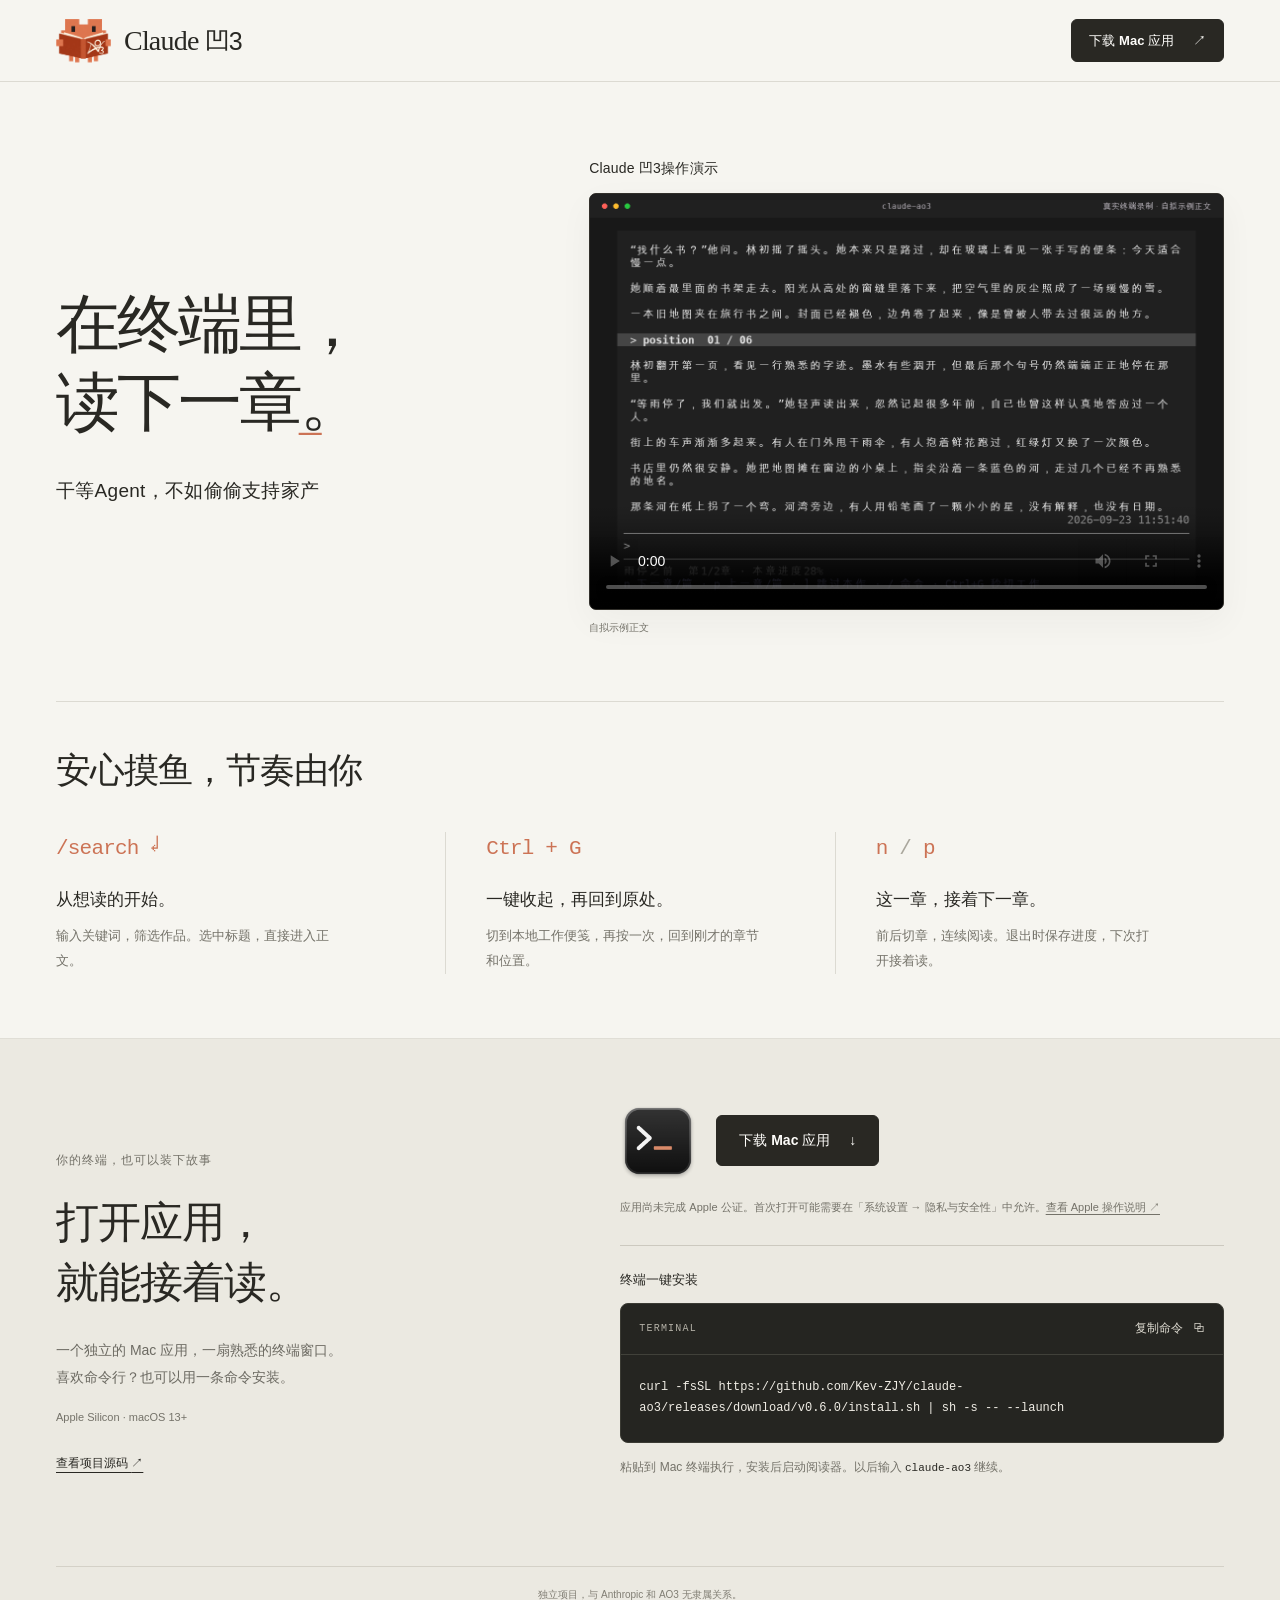
<file: web/index.html>
<!doctype html>
<html lang="zh-CN">
<head>
  <meta charset="utf-8">
  <meta name="viewport" content="width=device-width, initial-scale=1">
  <meta name="theme-color" content="#f6f5f0">
  <meta name="description" content="Claude 凹3，一个 Claude Code 风格的 AO3 终端阅读器。在终端里读下一章，按 Ctrl+G 收起阅读，回来接着读。">
  <title>Claude 凹3 — 在终端里，读下一章。</title>
  <link rel="icon" href="media/mascot.png" type="image/png">
  <link rel="stylesheet" href="style.css">
  <script src="app.js" defer></script>
</head>
<body>
  <a class="skip-link" href="#main">跳到正文</a>
  <header class="header">
    <nav class="nav shell" aria-label="主导航">
      <a class="brand" href="#main" aria-label="Claude 凹3 首页">
        <span class="mascot-mark"><img src="media/mascot.png" alt="" width="1254" height="1254"></span>
        <span>Claude <span class="brand-cn">凹3</span></span>
      </a>
      <a class="button button-small" href="#install">下载 Mac 应用 <span aria-hidden="true">↗</span></a>
    </nav>
  </header>

  <main id="main">
    <section class="hero shell" aria-labelledby="hero-title">
      <div class="hero-copy">
        <h1 id="hero-title">在终端里，<br>读<span class="next-word">下一章<span class="cursor" aria-hidden="true">_</span></span>。</h1>
        <p class="hero-description">干等Agent，<wbr>不如偷偷支持家产</p>
      </div>
      <div class="demo" id="demo">
        <h2 class="demo-title">Claude 凹3操作演示</h2>
        <figure class="terminal-figure">
          <div class="video-wrap">
            <video id="terminal-video" controls playsinline preload="metadata" poster="media/poster.png" aria-label="Claude 凹3 操作演示：搜索、阅读、切章、收起与续读" aria-describedby="recording-note">
              <source src="media/terminal-demo.mp4" type="video/mp4">
              <track kind="captions" src="media/captions.vtt" srclang="zh" label="中文操作说明" default>
              你的浏览器暂不支持播放。<a href="media/terminal-demo.mp4">下载操作录屏</a>。
            </video>
          </div>
          <figcaption id="recording-note">自拟示例正文</figcaption>
        </figure>
        <p class="video-message" id="video-message" role="status" aria-live="polite"></p>
      </div>
    </section>

    <section class="reading shell" aria-labelledby="reading-title">
      <h2 id="reading-title">安心摸鱼，节奏由你</h2>
      <div class="features">
        <article><span class="feature-key mono">/search <span aria-hidden="true">↵</span></span><h3>从想读的开始。</h3><p>输入关键词，筛选作品。选中标题，直接进入正文。</p></article>
        <article><span class="feature-key mono">Ctrl + G</span><h3>一键收起，再回到原处。</h3><p>切到本地工作便笺，再按一次，回到刚才的章节和位置。</p></article>
        <article><span class="feature-key mono">n <span class="muted">/</span> p</span><h3>这一章，接着下一章。</h3><p>前后切章，连续阅读。退出时保存进度，下次打开接着读。</p></article>
      </div>
    </section>

    <section class="install" id="install" aria-labelledby="install-title">
      <div class="install-inner shell">
        <div class="install-copy">
          <p class="eyebrow">你的终端，也可以装下故事</p>
          <h2 id="install-title">打开应用，<br>就能接着读。</h2>
          <p class="install-description">一个独立的 Mac 应用，一扇熟悉的终端窗口。<br>喜欢命令行？也可以用一条命令安装。</p>
          <p class="requirements">Apple Silicon · macOS 13+</p>
          <a class="source-link" href="https://github.com/Kev-ZJY/claude-ao3">查看项目源码 <span aria-hidden="true">↗</span></a>
        </div>
        <div class="install-options">
          <div class="mac-download">
            <div class="app-download-row">
              <img class="app-icon" src="media/app-icon.png" alt="Mac 应用图标" width="76" height="76">
              <a class="button" href="https://github.com/Kev-ZJY/claude-ao3/releases/download/v0.6.0/Claude-AO3-0.6.0-macos-arm64.dmg">下载 Mac 应用 <span aria-hidden="true">↓</span></a>
            </div>
            <p class="preview-note">应用尚未完成 Apple 公证。首次打开可能需要在「系统设置 → 隐私与安全性」中允许。<a href="https://support.apple.com/zh-cn/102445">查看 Apple 操作说明 ↗</a></p>
          </div>
          <div class="cli-install">
            <h3 class="install-method">终端一键安装</h3>
            <div class="code-box">
              <div class="code-heading"><span class="mono">TERMINAL</span><button type="button" id="copy-install" aria-label="复制一键安装命令">复制命令 <span aria-hidden="true">⧉</span></button></div>
              <pre><code id="install-code">curl -fsSL https://github.com/Kev-ZJY/claude-ao3/releases/download/v0.6.0/install.sh | sh -s -- --launch</code></pre>
            </div>
            <p class="install-note">粘贴到 Mac 终端执行，安装后启动阅读器。以后输入 <code>claude-ao3</code> 继续。</p>
            <p id="copy-message" role="status" aria-live="polite"></p>
          </div>
        </div>
      </div>
      <p class="independence shell">独立项目，与 Anthropic 和 AO3 无隶属关系。</p>
    </section>
  </main>
</body>
</html>
</file>
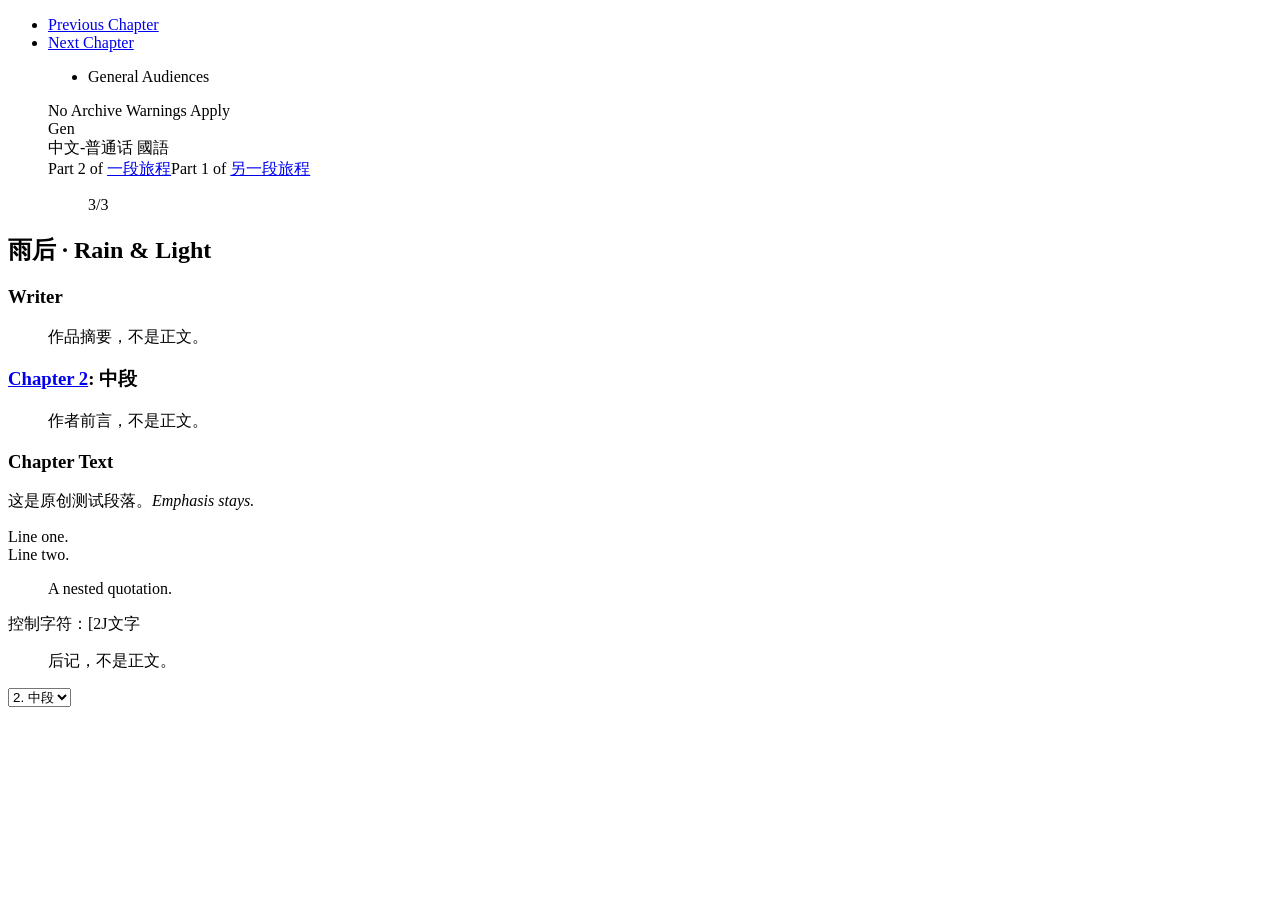
<file: tests/fixtures/ao3_chapter.html>
<!doctype html><html><body><div id="main"><ul class="work navigation actions"><li class="chapter previous"><a href="/works/101/chapters/1000">Previous Chapter</a></li><li class="chapter next"><a href="/works/101/chapters/1002">Next Chapter</a></li></ul>
<div id="workskin"><dl class="work meta group"><dd class="rating tags"><ul><li><a>General Audiences</a></li></ul></dd><dd class="warning tags"><a>No Archive Warnings Apply</a></dd><dd class="category tags"><a>Gen</a></dd><dd class="language">中文-普通话 國語</dd><dd class="series"><span class="position">Part 2 of <a href="/series/55">一段旅程</a></span><span class="position">Part 1 of <a href="/series/66">另一段旅程</a></span></dd><dd class="stats"><dl><dd class="chapters">3/3</dd></dl></dd></dl>
<div class="preface group"><h2 class="title heading">雨后 · Rain &amp; Light</h2><h3 class="byline heading"><a rel="author">Writer</a></h3><div class="summary module"><blockquote class="userstuff"><p>作品摘要，不是正文。</p></blockquote></div></div>
<div id="chapters"><div id="chapter-2" class="chapter"><div class="chapter preface group"><h3 class="title"><a href="/works/101/chapters/1001">Chapter 2</a>: 中段</h3><div class="notes"><blockquote class="userstuff"><p>作者前言，不是正文。</p></blockquote></div></div>
<div class="userstuff module" role="article"><h3 class="landmark heading">Chapter Text</h3><p>这是原创测试段落。<em>Emphasis stays.</em></p><p>Line one.<br/>Line two.</p><blockquote><p>A nested quotation.</p></blockquote><script>unsafe()</script><p>控制字符：&#27;[2J文字</p></div>
<div class="end notes"><blockquote class="userstuff"><p>后记，不是正文。</p></blockquote></div></div></div></div>
<select id="selected_id"><option value="1000">1. 开端</option><option selected value="1001">2. 中段</option><option value="1002">3. 终点</option></select>
</div></body></html>
</file>
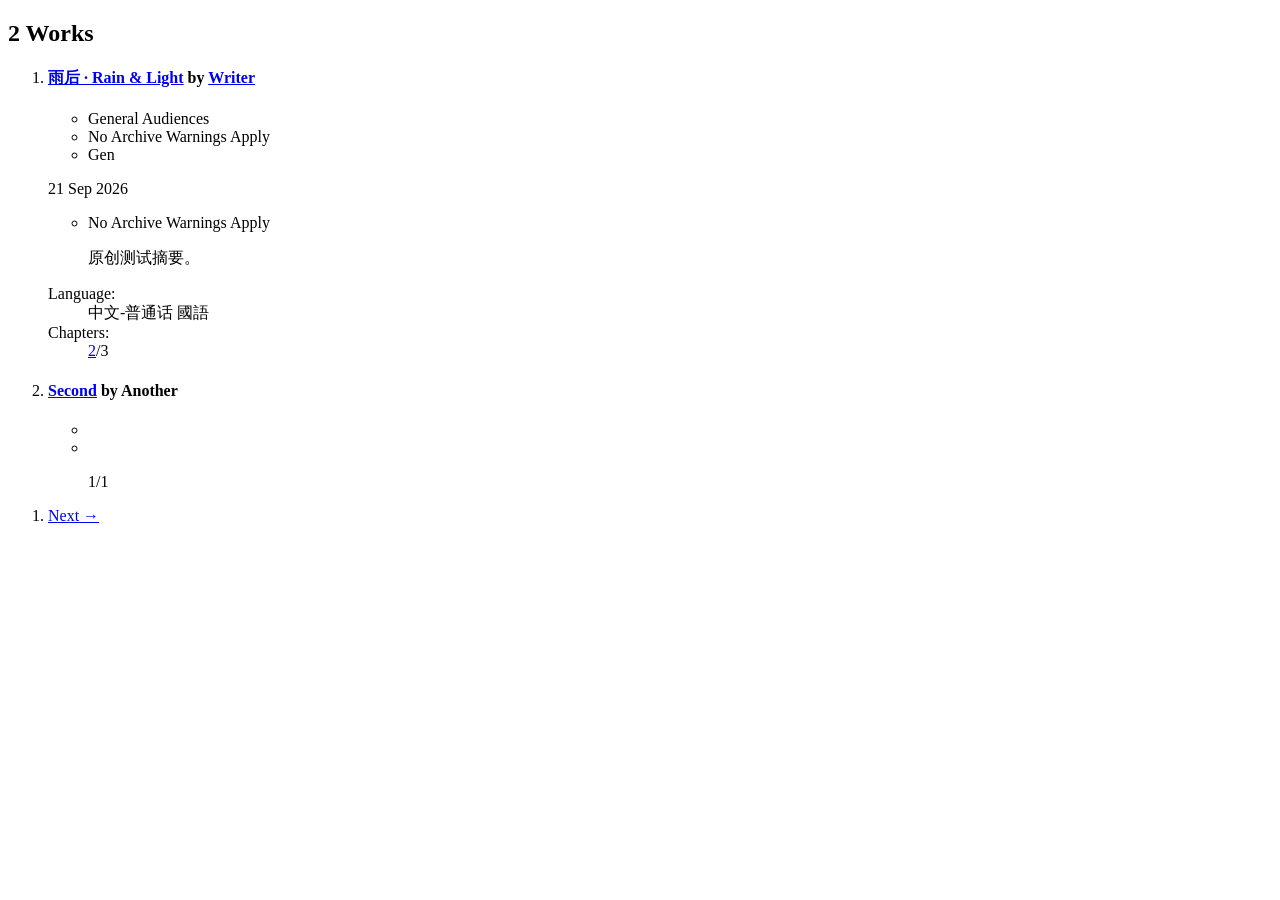
<file: tests/fixtures/ao3_listing.html>
<!doctype html><html><head><title>Works | AO3</title></head><body><div id="main">
<h2 class="heading">2 Works</h2><ol class="work index group">
<li id="work_101" class="work blurb group"><h4 class="heading"><a href="/works/101">雨后 · Rain &amp; Light</a> by <a rel="author" href="/users/Writer/pseuds/Writer">Writer</a></h4>
<ul class="required-tags"><li><span class="rating-gen" title="General Audiences">General Audiences</span></li><li><span title="No Archive Warnings Apply">No Archive Warnings Apply</span></li><li><span class="category-gen" title="Gen">Gen</span></li></ul>
<p class="datetime">21 Sep 2026</p><ul class="tags"><li class="warnings"><a>No Archive Warnings Apply</a></li></ul>
<blockquote class="userstuff summary"><p>原创测试摘要。</p></blockquote><dl class="stats"><dt>Language:</dt><dd class="language">中文-普通话 國語</dd><dt>Chapters:</dt><dd class="chapters"><a href="/works/101/chapters/1001">2</a>/3</dd></dl></li>
<li id="work_102" class="work blurb group"><h4 class="heading"><a href="/works/102">Second</a> by <a rel="author">Another</a></h4><ul class="required-tags"><li><span class="rating-gen" title="General Audiences"></span></li><li><span class="category-gen" title="Gen"></span></li></ul><dl class="stats"><dd class="chapters">1/1</dd></dl></li></ol>
<ol class="pagination actions"><li class="next"><a rel="next" href="/works/search?page=2&amp;work_search%5Bquery%5D=rain&amp;view_adult=true">Next →</a></li></ol>
</div></body></html>
</file>
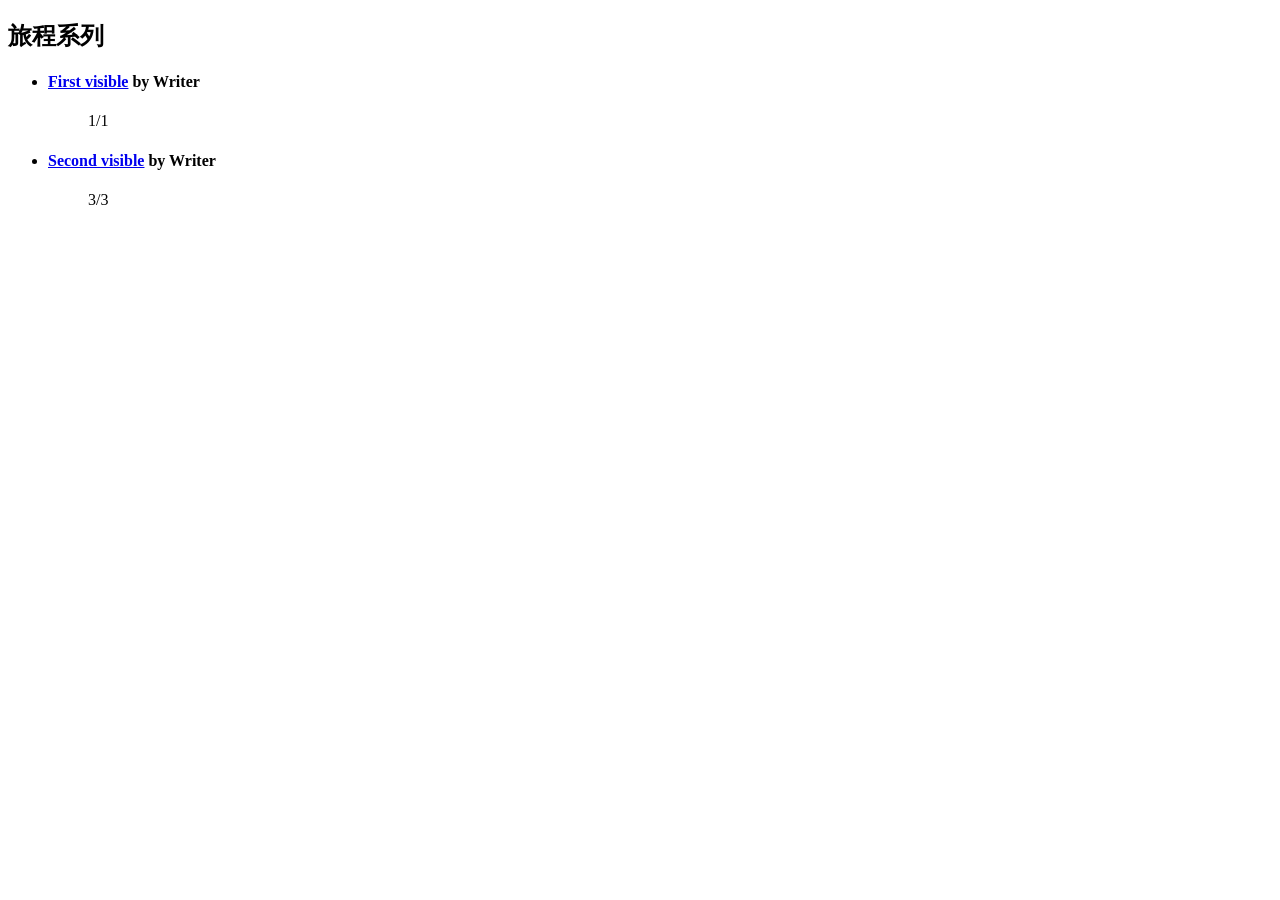
<file: tests/fixtures/ao3_series.html>
<!doctype html><html><body><div id="main" class="series-show region"><h2 class="heading">旅程系列</h2><ul class="series work index group">
<li id="work_205" class="work blurb group"><h4 class="heading"><a href="/works/205">First visible</a> by <a rel="author">Writer</a></h4><dl class="stats"><dd class="chapters">1/1</dd></dl></li>
<li id="work_101" class="work blurb group"><h4 class="heading"><a href="/works/101">Second visible</a> by <a rel="author">Writer</a></h4><dl class="stats"><dd class="chapters">3/3</dd></dl></li>
</ul></div></body></html>
</file>
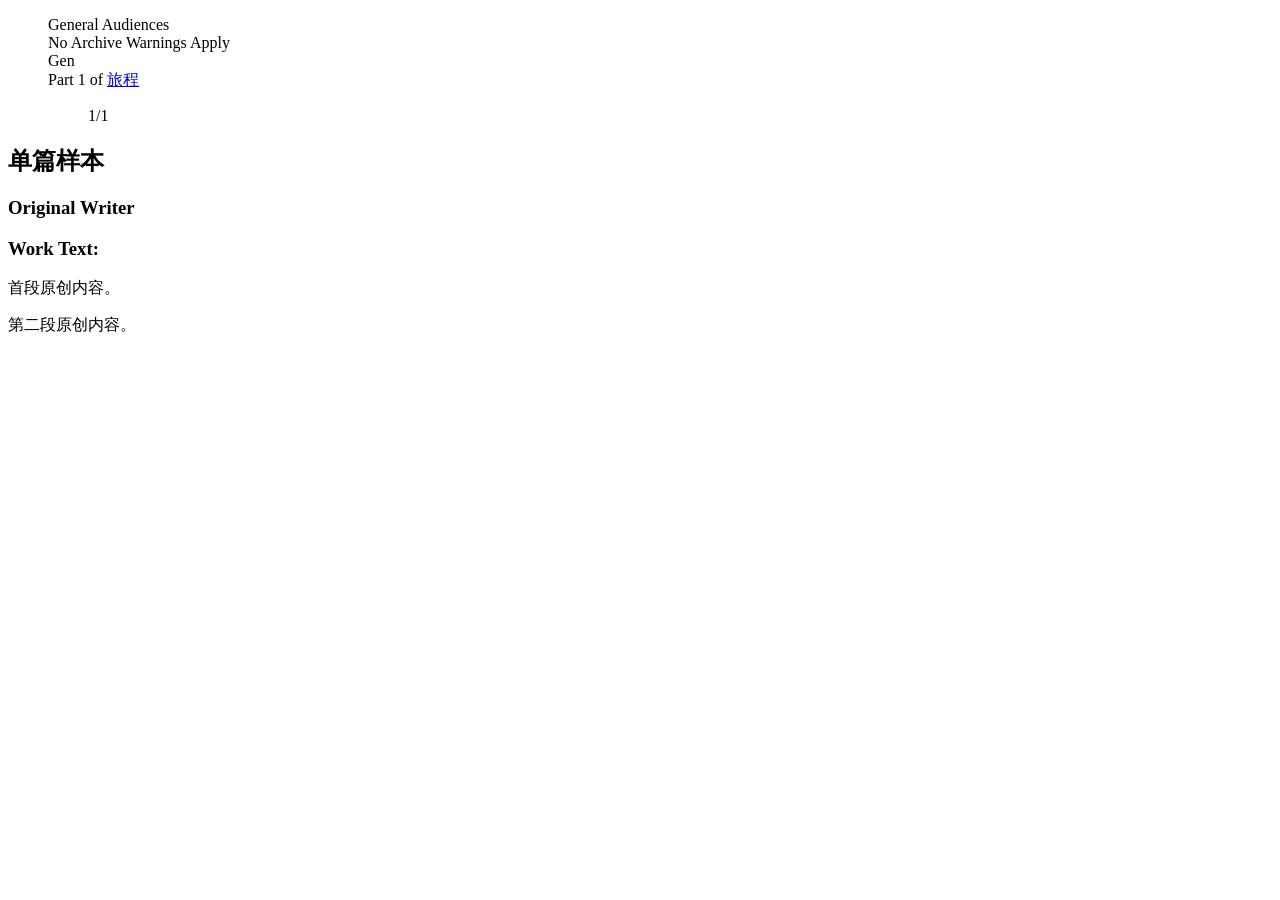
<file: tests/fixtures/ao3_single_work.html>
<!doctype html><html><body><div id="main"><div id="workskin"><dl class="work meta group"><dd class="rating tags"><a>General Audiences</a></dd><dd class="warning tags"><a>No Archive Warnings Apply</a></dd><dd class="category tags"><a>Gen</a></dd><dd class="series"><span class="position">Part 1 of <a href="/series/55">旅程</a></span></dd><dd class="stats"><dl><dd class="chapters">1/1</dd></dl></dd></dl><div class="preface group"><h2 class="title heading">单篇样本</h2><h3 class="byline"><a rel="author">Original Writer</a></h3></div><div id="chapters"><h3 class="landmark heading" id="work">Work Text:</h3><div class="userstuff"><p>首段原创内容。</p><p>第二段原创内容。</p></div></div></div></div></body></html>
</file>
<file: web/style.css>
:root {
  --paper: #f6f5f0;
  --ink: #292823;
  --muted: #747269;
  --line: #dcdad2;
  --orange: #cc7355;
  --white: #fffefb;
  --terminal: #1c1b19;
  --header-height: 82px;
  --serif: Georgia, "Songti SC", "Noto Serif CJK SC", serif;
  --sans: -apple-system, BlinkMacSystemFont, "Segoe UI", "PingFang SC", "Microsoft YaHei", sans-serif;
  --mono: "SFMono-Regular", Consolas, "Liberation Mono", Menlo, monospace;
}

* { box-sizing: border-box; }
html { scroll-behavior: smooth; scroll-padding-top: calc(var(--header-height) + 26px); }
body { margin: 0; padding-top: var(--header-height); background: var(--paper); color: var(--ink); font: 15px/1.65 var(--sans); -webkit-font-smoothing: antialiased; }
p, h1, h2, h3, figure { margin: 0; }
a { color: inherit; text-decoration: none; }
button { font: inherit; color: inherit; cursor: pointer; }
button, a { -webkit-tap-highlight-color: transparent; }
button:focus-visible, a:focus-visible, pre:focus-visible { outline: 3px solid var(--orange); outline-offset: 5px; }
::selection { background: #e9bda9; color: var(--ink); }
.shell { width: min(1200px, calc(100% - 112px)); margin-inline: auto; }
.mono, code { font-family: var(--mono); }
.skip-link { position: fixed; top: -60px; left: 20px; background: var(--ink); color: white; z-index: 60; padding: 12px; }
.skip-link:focus { top: 12px; }

/* The original mascot stays untouched; this viewport removes its transparent padding. */
.header { position: fixed; inset: 0 0 auto; z-index: 50; height: var(--header-height); background: var(--paper); border-bottom: 1px solid var(--line); }
.nav { display: flex; align-items: center; justify-content: space-between; height: 100%; gap: 24px; }
.brand { display: inline-flex; align-items: center; gap: 13px; white-space: nowrap; font: 28px/1 var(--serif); letter-spacing: -.8px; }
.brand-cn { font-family: var(--sans); font-size: 25px; font-weight: 500; letter-spacing: -1px; }
.mascot-mark { position: relative; display: block; width: 55px; height: 44px; overflow: hidden; flex-shrink: 0; }
.mascot-mark img { position: absolute; display: block; width: 130.625%; height: auto; max-width: none; left: -15.4%; top: -31.6%; }
.button { display: inline-flex; align-items: center; justify-content: center; gap: 19px; padding: 13px 22px; background: var(--ink); border: 1px solid var(--ink); border-radius: 6px; color: var(--white); font-size: 14px; font-weight: 550; white-space: nowrap; transition: background .18s; }
.button:hover { background: #444238; }
.button-small { padding: 10px 17px; font-size: 13px; }

.hero { display: grid; grid-template-columns: .85fr 1.15fr; align-items: center; gap: 64px; padding-block: 76px 64px; }
h1 { font: 500 clamp(52px, 5vw, 70px)/1.23 var(--serif); letter-spacing: -3px; white-space: nowrap; }
.next-word { position: relative; }
.cursor { display: inline-block; color: var(--orange); width: 0; font-size: .7em; transform: translate(-1px, 5px); }
.hero-description { margin-top: 30px; font-size: 19px; line-height: 1.9; letter-spacing: .015em; text-wrap: balance; }
.demo { min-width: 0; }
.demo-title { margin-bottom: 14px; font: 500 14px/1.5 var(--sans); letter-spacing: .015em; }
.video-wrap { overflow: hidden; background: var(--terminal); border: 1px solid #32302b; border-radius: 7px; box-shadow: 0 12px 35px #2928230b; }
video { display: block; width: 100%; height: auto; aspect-ratio: 1280/840; background: var(--terminal); object-fit: contain; }
video::cue { font-family: var(--sans); font-size: 14px; background: #191816e8; color: #f6f5f0; }
.terminal-figure figcaption { margin-top: 10px; color: var(--muted); font-size: 10px; }
.video-message { margin-top: 5px; font-size: 11px; color: #8e452e; }
.video-message:empty { display: none; }

.reading { border-top: 1px solid var(--line); padding-block: 44px 64px; }
h2 { font: 500 35px/1.4 var(--serif); letter-spacing: -1px; }
.reading h2 { margin-bottom: 37px; }
.features { display: grid; grid-template-columns: repeat(3, 1fr); }
.features article { padding-right: 40px; }
.features article + article { border-left: 1px solid var(--line); padding-left: 40px; }
.features article:last-child { padding-right: 0; }
.feature-key { display: block; margin-bottom: 21px; color: var(--orange); font-size: 21px; letter-spacing: -.8px; }
.muted { color: #aaa79d; }
h3 { margin-bottom: 10px; font-size: 17px; font-weight: 550; line-height: 1.5; }
.features p { max-width: 285px; color: var(--muted); font-size: 13px; line-height: 1.95; }

.install { padding-top: 64px; background: #ebe9e1; border-top: 1px solid #e0ded6; }
.install-inner { display: grid; grid-template-columns: .88fr 1.12fr; align-items: center; gap: 90px; }
.eyebrow { margin-bottom: 22px; color: var(--muted); font-size: 12px; letter-spacing: .08em; }
.install h2 { font-size: 43px; }
.install-description { margin-top: 23px; color: #6c6a62; font-size: 14px; line-height: 1.95; }
.requirements { margin-top: 17px; color: var(--muted); font-size: 11px; }
.source-link { display: inline-block; margin-top: 28px; font-size: 12px; text-decoration: underline; text-underline-offset: 5px; }
.source-link:hover { color: #a85539; }
.install-options { min-width: 0; }
.app-download-row { display: flex; align-items: center; gap: 20px; }
.app-icon { display: block; flex-shrink: 0; }
.preview-note { margin-top: 18px; color: var(--muted); font-size: 11px; line-height: 1.9; }
.preview-note a { text-decoration: underline; text-underline-offset: 3px; }
.cli-install { margin-top: 27px; padding-top: 24px; border-top: 1px solid #ccc9bf; }
.install-method { margin-bottom: 14px; font-size: 13px; font-weight: 500; }
.code-box { overflow: hidden; background: #252521; color: #f1eee6; border: 1px solid #3b3b34; border-radius: 8px; }
.code-heading { display: flex; align-items: center; justify-content: space-between; gap: 12px; padding: 13px 18px; border-bottom: 1px solid #41413a; font-size: 10px; letter-spacing: .12em; color: #b4b1a7; }
.code-heading button { display: flex; align-items: center; justify-content: flex-end; gap: 10px; width: 100px; padding: 2px 0; border: 0; background: none; color: #dedbd1; font-size: 12px; letter-spacing: 0; }
.code-heading button:hover { color: #edab8c; }
.code-heading button:focus-visible { outline-offset: 3px; }
pre { margin: 0; padding: 22px 18px; overflow-x: auto; white-space: pre-wrap; overflow-wrap: anywhere; font: 12px/1.8 var(--mono); }
.install-note { margin-top: 13px; color: var(--muted); font-size: 12px; line-height: 1.85; }
.install-note code { color: var(--ink); font-size: 11px; white-space: nowrap; }
#copy-message { min-height: 3.6em; margin-top: 6px; color: #72513b; font-size: 11px; line-height: 1.8; }
.independence { margin-top: 42px; padding-block: 20px 25px; border-top: 1px solid #d4d1c7; color: #817e74; font-size: 10px; text-align: center; }

@media (min-width: 1500px) {
  .hero { padding-block: 94px 75px; gap: 78px; }
}
@media (max-width: 1120px) {
  .shell { width: calc(100% - 64px); }
  .hero { gap: 36px; grid-template-columns: .83fr 1.17fr; }
  h1 { font-size: 53px; letter-spacing: -2px; }
  .hero-description { font-size: 17px; }
  .features article { padding-right: 26px; }
  .features article + article { padding-left: 26px; }
  .install-inner { gap: 50px; }
  .install h2 { font-size: 39px; }
}
@media (max-width: 850px) {
  :root { --header-height: 76px; }
  .shell { width: calc(100% - 48px); }
  .hero { grid-template-columns: 1fr; gap: 44px; padding-block: 53px 39px; }
  .hero-copy { text-align: center; }
  h1 { font-size: 62px; }
  .hero-description { font-size: 18px; margin-top: 22px; }
  .demo { width: min(650px, 100%); margin-inline: auto; }
  .reading { padding-block: 36px 45px; }
  h2 { font-size: 31px; }
  .features article { padding-right: 20px; }
  .features article + article { padding-left: 20px; }
  .features h3 { font-size: 15px; }
  .features p { font-size: 12px; }
  .feature-key { font-size: 18px; }
  .install { padding-top: 45px; }
  .install-inner { grid-template-columns: .85fr 1.15fr; gap: 30px; align-items: start; }
  .install h2 { font-size: 35px; }
  .app-download-row { gap: 14px; }
  .app-icon { width: 62px; height: 62px; }
  .app-download-row .button { padding: 11px 14px; font-size: 12px; }
}
@media (max-width: 560px) {
  :root { --header-height: 70px; }
  .shell { width: calc(100% - 36px); }
  .nav { gap: 10px; }
  .brand { gap: 8px; font-size: 23px; }
  .brand-cn { font-size: 20px; }
  .mascot-mark { width: 41px; height: 33px; }
  .button-small { padding: 9px 10px; gap: 8px; font-size: 11px; }
  .hero { padding-top: 40px; gap: 32px; }
  h1 { font-size: 50px; }
  .hero-description { font-size: 16px; margin-top: 20px; }
  .demo-title { font-size: 12px; margin-bottom: 11px; }
  .terminal-figure figcaption { font-size: 9px; }
  h2 { font-size: 28px; }
  .reading h2 { margin-bottom: 27px; }
  .features { display: block; }
  .features article, .features article + article { display: grid; grid-template-columns: 98px 1fr; gap: 0 14px; padding: 24px 0; border-left: 0; border-top: 1px solid var(--line); }
  .features article:last-child { padding-bottom: 0; }
  .feature-key { grid-row: span 2; margin: 0; padding-top: 2px; font-size: 15px; }
  .features h3 { margin-bottom: 7px; }
  .features p { max-width: none; }
  .install-inner { grid-template-columns: 1fr; gap: 32px; }
  .install h2 { font-size: 37px; }
  .eyebrow { font-size: 10px; margin-bottom: 18px; }
  .install-description { font-size: 13px; margin-top: 18px; }
  .source-link { margin-top: 20px; }
  .app-download-row { gap: 20px; }
  .app-icon { width: 68px; height: 68px; }
  .app-download-row .button { font-size: 13px; padding: 12px 18px; }
  .code-heading { padding: 12px 14px; }
  pre { padding: 20px 14px; font-size: 11px; }
  .independence { margin-top: 23px; font-size: 9px; }
}
@media (max-width: 360px) {
  .brand { font-size: 20px; gap: 6px; }
  .brand-cn { font-size: 18px; }
  .mascot-mark { width: 35px; height: 28px; }
  .button-small { font-size: 10px; padding-inline: 8px; }
  h1 { font-size: 46px; }
}
@media (prefers-reduced-motion: reduce) {
  html { scroll-behavior: auto; }
  *, *::before, *::after { animation: none !important; transition: none !important; }
}
</file>
